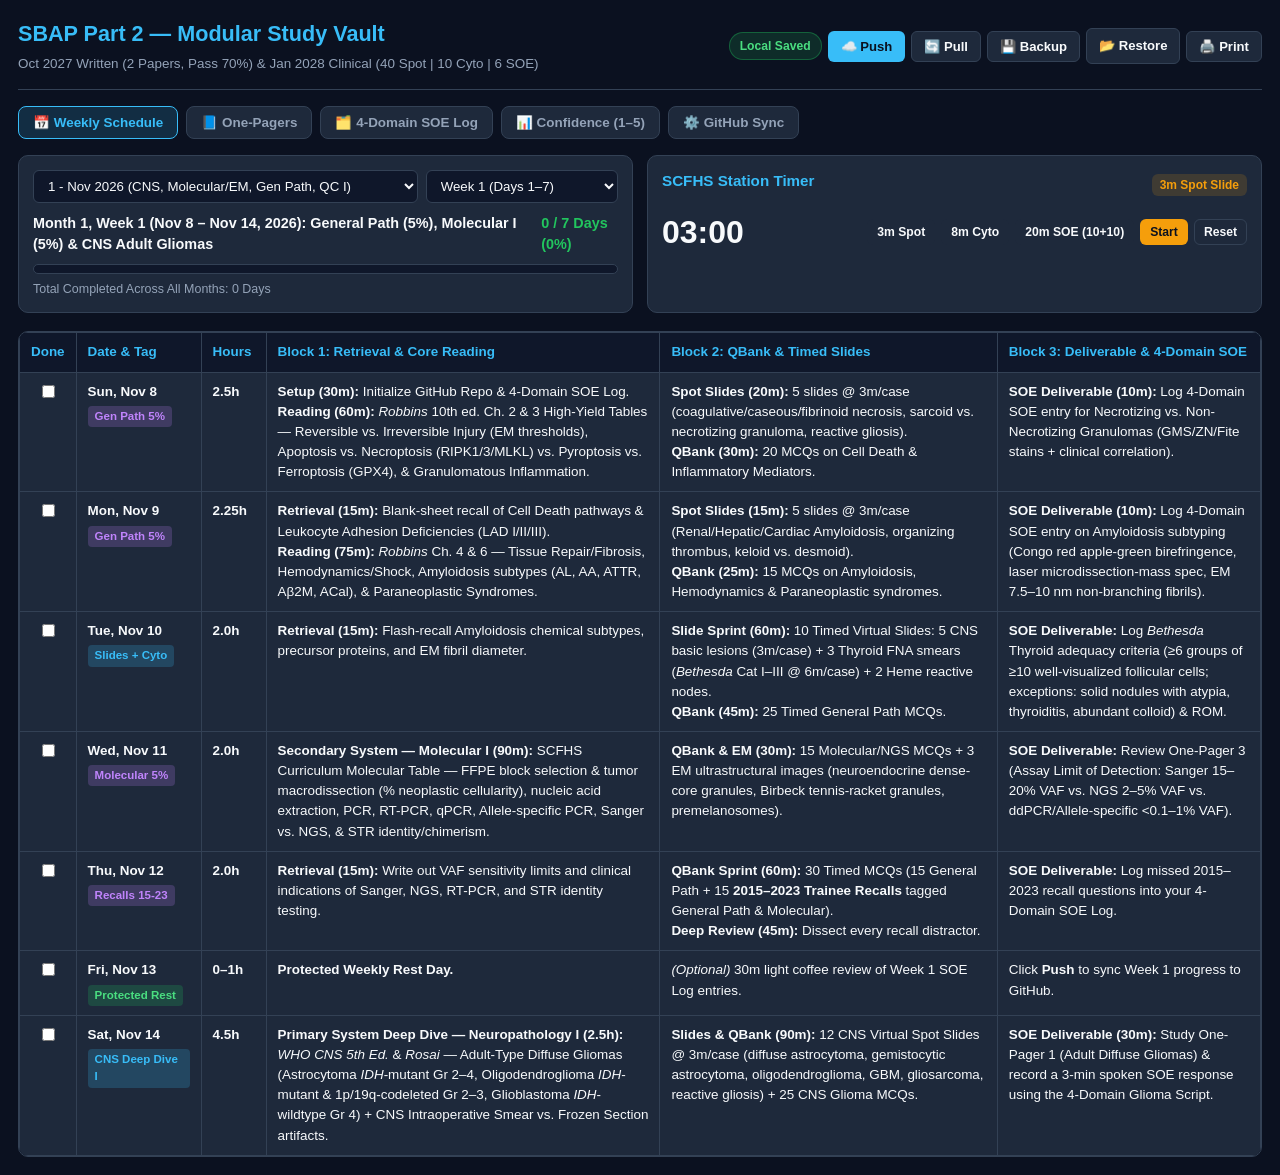
<file: index.html>
<!DOCTYPE html>
<html lang="en">
<head>
  <meta charset="UTF-8" />
  <meta name="viewport" content="width=device-width, initial-scale=1.0" />
  <title>SBAP Part 2 Vault — Dr. Haitham Alamer</title>
  <link rel="stylesheet" href="css/style.css" />
</head>
<body>
  <header class="app-header">
    <div>
      <h1>SBAP Part 2 — Modular Study Vault</h1>
      <p class="subtitle">Oct 2027 Written (2 Papers, Pass 70%) &amp; Jan 2028 Clinical (40 Spot | 10 Cyto | 6 SOE)</p>
    </div>
    <div class="btn-row no-print">
      <span id="syncStatus" class="sync-badge">Local Saved</span>
      <button class="btn btn-primary" onclick="StorageEngine.pushToGitHub()">☁️ Push</button>
      <button class="btn btn-secondary" onclick="StorageEngine.pullFromGitHub()">🔄 Pull</button>
      <button class="btn btn-secondary" onclick="StorageEngine.exportJSON()">💾 Backup</button>
      <label class="btn btn-secondary">
        📂 Restore <input type="file" accept=".json" onchange="StorageEngine.importJSON(event)" hidden />
      </label>
      <button class="btn btn-secondary" onclick="window.print()">🖨️ Print</button>
    </div>
  </header>

  <!-- NAVIGATION TABS -->
  <nav class="tab-nav no-print">
    <button class="tab-btn active" onclick="App.switchTab('tab-schedule', this)">📅 Weekly Schedule</button>
    <button class="tab-btn" onclick="App.switchTab('tab-onepagers', this)">📘 One-Pagers</button>
    <button class="tab-btn" onclick="App.switchTab('tab-soe', this)">🗂️ 4-Domain SOE Log</button>
    <button class="tab-btn" onclick="App.switchTab('tab-confidence', this)">📊 Confidence (1–5)</button>
    <button class="tab-btn" onclick="App.switchTab('tab-settings', this)">⚙️ GitHub Sync</button>
  </nav>

  <!-- TOP BAR: SELECTORS, PROGRESS & TIMERS -->
  <section class="top-widgets">
    <div class="card">
      <div class="selector-bar no-print">
        <select id="monthSelect" onchange="App.loadSelectedPeriod()">
          <option value="m01_nov">1 - Nov 2026 (CNS, Molecular/EM, Gen Path, QC I)</option>
          <option value="m02_dec">2 - Dec 2026 (Soft Tissue/Bone &amp; Head/Neck)</option>
          <option value="m03_jan">3 - Jan 2027 (Heme &amp; Dermpath + Checkpoint 1)</option>
          <option value="m04_feb">4 - Feb 2027 (Breast/GYN &amp; Quality II + SOE)</option>
          <option value="m05_mar">5 - Mar 2027 (GI, Medical Liver &amp; Non-Gyn Cyto)</option>
          <option value="m06_apr">6 - Apr 2027 (GU, Medical Renal &amp; Endocrine)</option>
          <option value="m07_may">7 - May 2027 (Thoracic, Peds &amp; Autopsy/BIP)</option>
          <option value="m08_jun">8 - Jun 2027 (Weak Systems 2nd Pass &amp; Frozen)</option>
          <option value="m09_jul">9 - Jul 2027 (Cyto Deep Dive &amp; IHC Master)</option>
          <option value="m10_aug">10 - Aug 2027 (2024–2026 Recalls &amp; Mocks)</option>
          <option value="m11_sep">11 - Sep 2027 (Final Written Sprint &amp; Taper)</option>
          <option value="m12_nov">12 - Nov 2027 (Clinical I: Spot &amp; Cyto)</option>
          <option value="m13_dec">13 - Dec 2027 (Clinical II: SOE Circuits)</option>
          <option value="m14_jan">14 - Jan 2028 (Final Clinical Exam Taper)</option>
        </select>
        <select id="weekSelect" onchange="App.loadSelectedPeriod()">
          <option value="week1">Week 1 (Days 1–7)</option>
          <option value="week2">Week 2 (Days 8–14)</option>
          <option value="week3">Week 3 (Days 15–21)</option>
          <option value="week4">Week 4 (Days 22–28)</option>
        </select>
      </div>
      <div class="card-header-row">
        <span id="weekTitleDisplay">Week 1 Schedule</span>
        <span id="progressText" class="highlight-stat">0 / 7 Days Done</span>
      </div>
      <div class="progress-track"><div id="progressBar" class="progress-fill"></div></div>
      <div id="globalStats" class="muted-hint">Total Completed Across All Months: 0 Days</div>
    </div>

    <div class="card no-print">
      <div class="card-header-row">
        <h3>SCFHS Station Timer</h3>
        <span id="timerLabel" class="timer-mode-tag">3m Spot Slide</span>
      </div>
      <div class="timer-row">
        <div id="timerDisplay" class="timer-digits">03:00</div>
        <div class="btn-row">
          <button class="btn btn-sm" onclick="App.setTimer('spot')">3m Spot</button>
          <button class="btn btn-sm" onclick="App.setTimer('cyto')">8m Cyto</button>
          <button class="btn btn-sm" onclick="App.setTimer('soe')">20m SOE (10+10)</button>
          <button id="timerBtn" class="btn btn-warn btn-sm" onclick="App.toggleTimer()">Start</button>
          <button class="btn btn-secondary btn-sm" onclick="App.resetTimer()">Reset</button>
        </div>
      </div>
    </div>
  </section>

  <!-- TAB 1: WEEKLY SCHEDULE -->
  <main id="tab-schedule" class="tab-section active">
    <div class="table-container">
      <table class="schedule-table">
        <thead>
          <tr>
            <th style="width:45px;">Done</th>
            <th style="width:125px;">Date &amp; Tag</th>
            <th style="width:65px;">Hours</th>
            <th>Block 1: Retrieval &amp; Core Reading</th>
            <th>Block 2: QBank &amp; Timed Slides</th>
            <th>Block 3: Deliverable &amp; 4-Domain SOE</th>
          </tr>
        </thead>
        <tbody id="scheduleBody"></tbody>
      </table>
    </div>
  </main>

  <!-- TAB 2: ONE-PAGERS -->
  <section id="tab-onepagers" class="tab-section">
    <div class="toolbar no-print">
      <label>Select One-Pager for Current Month:</label>
      <select id="onePagerSelect" onchange="App.loadOnePager(this.value)">
        <option value="op1">One-Pager 1</option>
        <option value="op2">One-Pager 2</option>
        <option value="op3">One-Pager 3</option>
        <option value="op4">One-Pager 4</option>
      </select>
    </div>
    <div id="onePagerContent" class="card"></div>
  </section>

  <!-- TAB 3: 4-DOMAIN SOE LOG -->
  <section id="tab-soe" class="tab-section">
    <div class="card no-print">
      <h3>Add 4-Domain SOE / Error Log Entry</h3>
      <div class="form-grid-2">
        <input type="text" id="soeDiag" placeholder="WHO Diagnosis + Age/Sex/Site" />
        <input type="text" id="soeMorph" placeholder="3 Clues + Differential (+ / -)" />
      </div>
      <div class="form-grid-4">
        <textarea id="soeD1" rows="2" placeholder="1. Data-Gathering (History/Imaging)"></textarea>
        <textarea id="soeD2" rows="2" placeholder="2. Reasoning (Stepwise IHC/Mol)"></textarea>
        <textarea id="soeD3" rows="2" placeholder="3. Decision-Making (Frozen/Stage)"></textarea>
        <textarea id="soeD4" rows="2" placeholder="4. Professional &amp; CAP QC"></textarea>
      </div>
      <button class="btn btn-primary" onclick="App.addSOELog()">+ Save Entry</button>
    </div>
    <div id="soeLogList"></div>
  </section>

  <!-- TAB 4: CONFIDENCE -->
  <section id="tab-confidence" class="tab-section">
    <div id="confidenceGrid" class="confidence-grid"></div>
  </section>

  <!-- TAB 5: GITHUB SYNC -->
  <section id="tab-settings" class="tab-section">
    <div class="card">
      <h3>GitHub Cloud Sync Settings (Commits to <code>data/progress.json</code>)</h3>
      <div class="form-grid-2">
        <input type="text" id="ghOwner" placeholder="GitHub Username" />
        <input type="text" id="ghRepo" placeholder="Repository Name" />
        <input type="text" id="ghBranch" value="main" placeholder="Branch (main)" />
        <input type="password" id="ghToken" placeholder="Personal Access Token (pat_...)" />
      </div>
      <label class="checkbox-inline" style="margin:10px 0;">
        <input type="checkbox" id="autoSyncToggle" /> Auto-push to GitHub on every checkbox click
      </label>
      <button class="btn btn-primary" onclick="StorageEngine.saveGitHubConfig()">Save Settings</button>
    </div>
  </section>

  <script src="js/storage.js"></script>
  <script src="js/app.js"></script>
</body>
</html>
</file>
<file: css/style.css>
:root {
  --bg: #0b1120;
  --card: #1e293b;
  --input: #0f172a;
  --hover: #334155;
  --text: #f8fafc;
  --muted: #94a3b8;
  --accent: #38bdf8;
  --success: #22c55e;
  --warn: #f59e0b;
  --danger: #ef4444;
  --border: #334155;
}

* { box-sizing: border-box; font-family: -apple-system, BlinkMacSystemFont, "Segoe UI", Roboto, sans-serif; }
body { margin: 0; padding: 18px; background: var(--bg); color: var(--text); line-height: 1.5; }

.app-header { display: flex; flex-wrap: wrap; justify-content: space-between; align-items: center; gap: 12px; border-bottom: 1px solid var(--border); padding-bottom: 14px; margin-bottom: 16px; }
.app-header h1 { margin: 0; font-size: 1.35rem; color: var(--accent); }
.subtitle { margin: 4px 0 0; font-size: 0.84rem; color: var(--muted); }

.btn-row { display: flex; flex-wrap: wrap; align-items: center; gap: 6px; }
.btn { padding: 7px 12px; font-size: 0.82rem; font-weight: 600; border-radius: 6px; border: 1px solid transparent; cursor: pointer; background: var(--card); color: var(--text); }
.btn-primary { background: var(--accent); color: #0b1120; }
.btn-secondary { border-color: var(--border); }
.btn-warn { background: var(--warn); color: #0b1120; }
.btn-danger { background: rgba(239,68,68,0.2); color: #f87171; border-color: rgba(239,68,68,0.4); }
.btn-sm { padding: 5px 9px; font-size: 0.76rem; }

.sync-badge { font-size: 0.76rem; font-weight: 600; padding: 4px 10px; border-radius: 99px; background: rgba(34,197,94,0.15); color: #4ade80; border: 1px solid rgba(34,197,94,0.35); }
.sync-badge.syncing { background: rgba(245,158,11,0.15); color: #fbbf24; border-color: rgba(245,158,11,0.35); }
.sync-badge.error { background: rgba(239,68,68,0.15); color: #f87171; border-color: rgba(239,68,68,0.35); }

.tab-nav { display: flex; flex-wrap: wrap; gap: 8px; margin-bottom: 16px; }
.tab-btn { background: var(--card); color: var(--muted); border: 1px solid var(--border); padding: 8px 14px; border-radius: 8px; font-size: 0.84rem; font-weight: 600; cursor: pointer; }
.tab-btn.active { background: rgba(56,189,248,0.16); color: var(--accent); border-color: var(--accent); }
.tab-section { display: none; }
.tab-section.active { display: block; }

.top-widgets { display: grid; grid-template-columns: repeat(auto-fit, minmax(300px, 1fr)); gap: 14px; margin-bottom: 18px; }
.card { background: var(--card); border: 1px solid var(--border); border-radius: 10px; padding: 14px; margin-bottom: 14px; }
.top-widgets .card { margin-bottom: 0; }
.card h3 { margin: 0 0 8px; font-size: 0.95rem; color: var(--accent); }
.card-header-row { display: flex; justify-content: space-between; align-items: center; margin-bottom: 8px; font-weight: 600; font-size: 0.9rem; }
.selector-bar { display: grid; grid-template-columns: 2fr 1fr; gap: 8px; margin-bottom: 10px; }

.highlight-stat { color: var(--success); font-weight: 700; }
.progress-track { width: 100%; height: 10px; background: var(--input); border-radius: 99px; overflow: hidden; border: 1px solid var(--border); margin-bottom: 6px; }
.progress-fill { height: 100%; width: 0%; background: linear-gradient(90deg, var(--accent), var(--success)); transition: width 0.25s ease; }
.muted-hint { color: var(--muted); font-size: 0.78rem; }

.timer-mode-tag { font-size: 0.75rem; color: var(--warn); background: rgba(245,158,11,0.15); padding: 2px 8px; border-radius: 6px; }
.timer-row { display: flex; flex-wrap: wrap; justify-content: space-between; align-items: center; gap: 10px; }
.timer-digits { font-size: 2rem; font-weight: 800; font-variant-numeric: tabular-nums; }

input[type="text"], input[type="password"], select, textarea { width: 100%; background: var(--input); color: var(--text); border: 1px solid var(--border); border-radius: 6px; padding: 7px 10px; font-size: 0.83rem; }
.form-grid-2 { display: grid; grid-template-columns: repeat(auto-fit, minmax(220px, 1fr)); gap: 10px; margin-bottom: 10px; }
.form-grid-4 { display: grid; grid-template-columns: repeat(auto-fit, minmax(200px, 1fr)); gap: 8px; margin-bottom: 10px; }
.toolbar { display: flex; align-items: center; gap: 10px; background: var(--card); border: 1px solid var(--border); padding: 10px 14px; border-radius: 10px; margin-bottom: 14px; }
.checkbox-inline { display: inline-flex; align-items: center; gap: 6px; font-size: 0.82rem; cursor: pointer; }

.table-container { overflow-x: auto; border: 1px solid var(--border); border-radius: 10px; }
.schedule-table, .onepager-table { width: 100%; border-collapse: collapse; background: var(--card); font-size: 0.84rem; }
.schedule-table th, .schedule-table td, .onepager-table th, .onepager-table td { border: 1px solid var(--border); padding: 9px 11px; text-align: left; vertical-align: top; }
.schedule-table th, .onepager-table th { background: var(--input); color: var(--accent); }
.schedule-table tr.completed { background: rgba(34,197,94,0.1); }
.schedule-table tr.completed td { color: var(--muted); text-decoration: line-through; }

.badge { display: inline-block; padding: 2px 7px; border-radius: 4px; font-size: 0.72rem; font-weight: 600; margin-top: 4px; }
.b-cns { background: rgba(56,189,248,0.2); color: #38bdf8; }
.b-mol { background: rgba(192,132,252,0.2); color: #c084fc; }
.b-qc { background: rgba(245,158,11,0.2); color: #fbbf24; }
.b-rest { background: rgba(34,197,94,0.2); color: #4ade80; }
.b-soft { background: rgba(244,63,94,0.2); color: #fb7185; }

.soe-entry-card { background: var(--card); border: 1px solid var(--border); border-radius: 10px; padding: 14px; margin-bottom: 12px; }
.soe-domains-grid { display: grid; grid-template-columns: repeat(auto-fit, minmax(210px, 1fr)); gap: 8px; margin-top: 8px; }
.soe-domain-box { background: var(--input); border-left: 3px solid var(--accent); padding: 8px; border-radius: 6px; font-size: 0.8rem; }

.confidence-grid { display: grid; grid-template-columns: repeat(auto-fit, minmax(230px, 1fr)); gap: 12px; }
.conf-card { background: var(--card); border: 1px solid var(--border); border-radius: 8px; padding: 12px; }
input[type="range"] { width: 100%; accent-color: var(--accent); }

@media print {
  body { background: #fff; color: #000; padding: 0; }
  .no-print { display: none !important; }
  .card, .schedule-table, .onepager-table, th, td { background: #fff !important; color: #000 !important; border-color: #ccc !important; }
}
</file>
